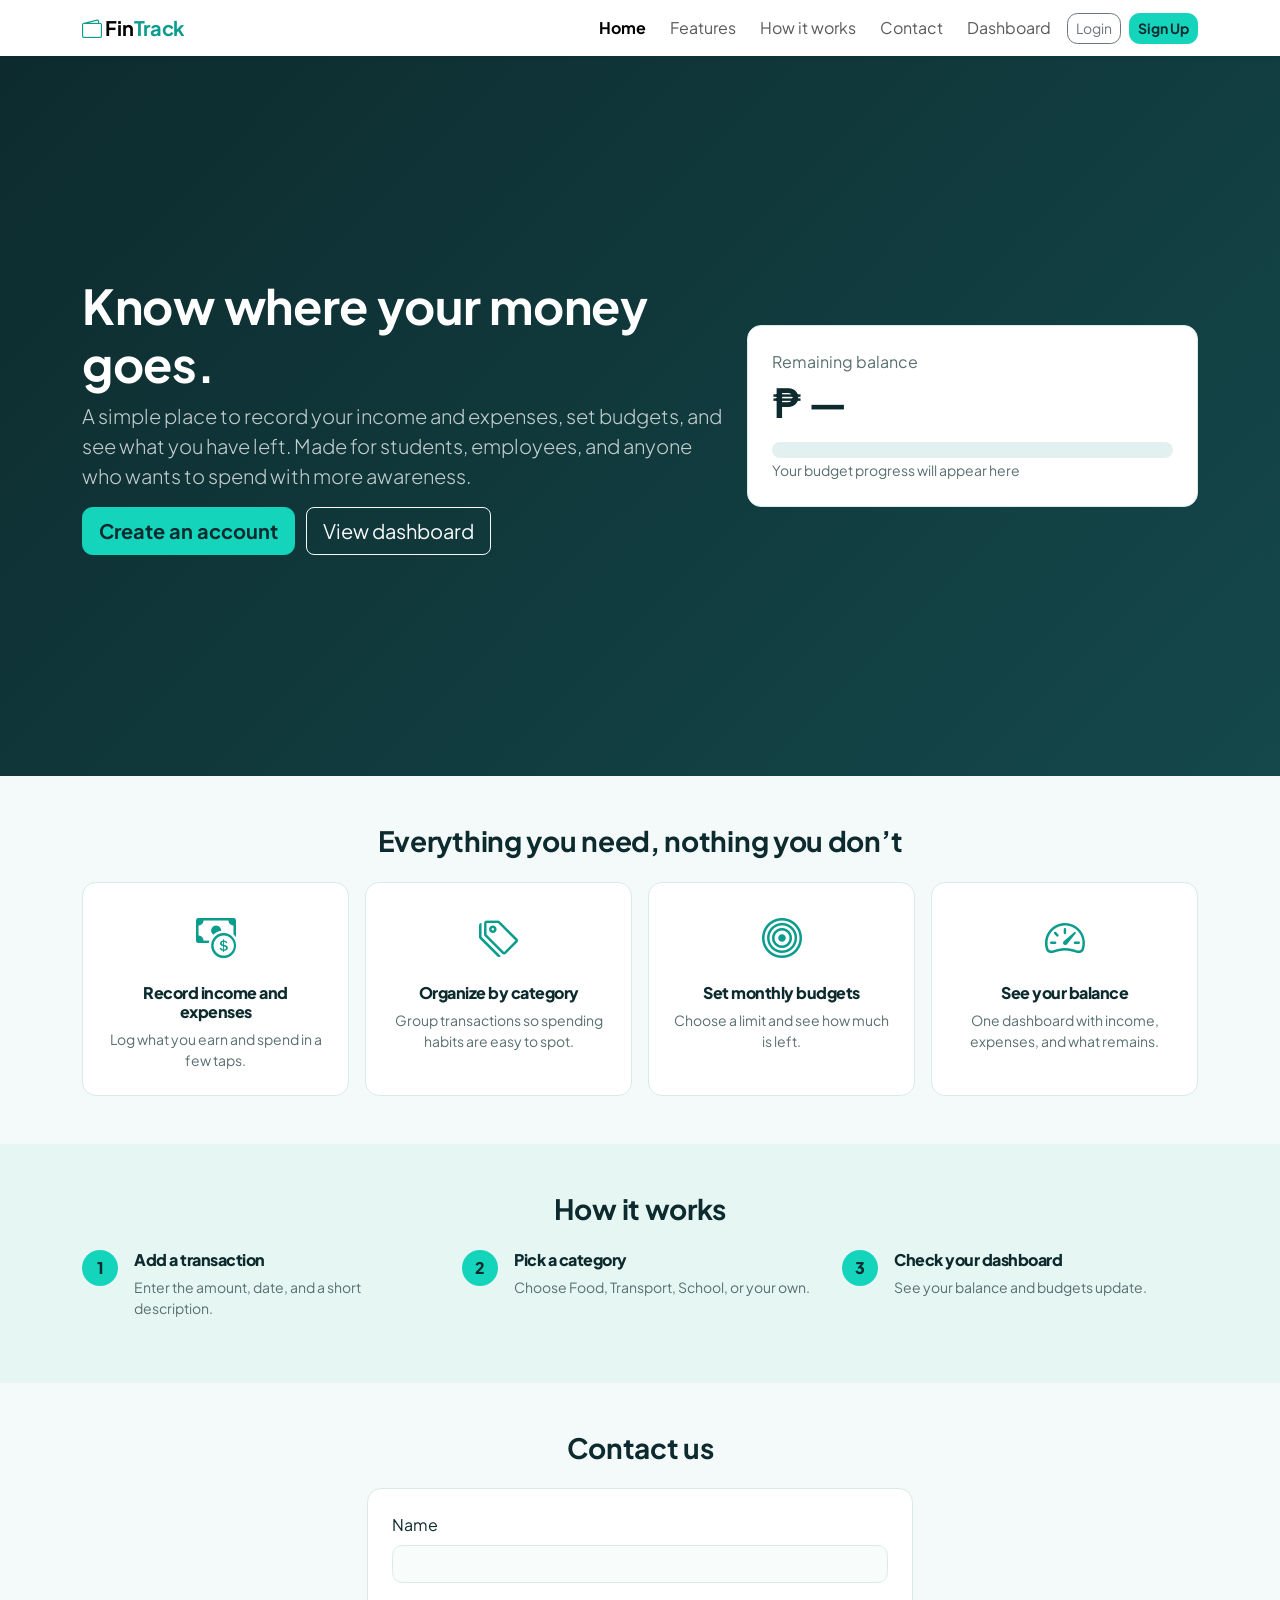
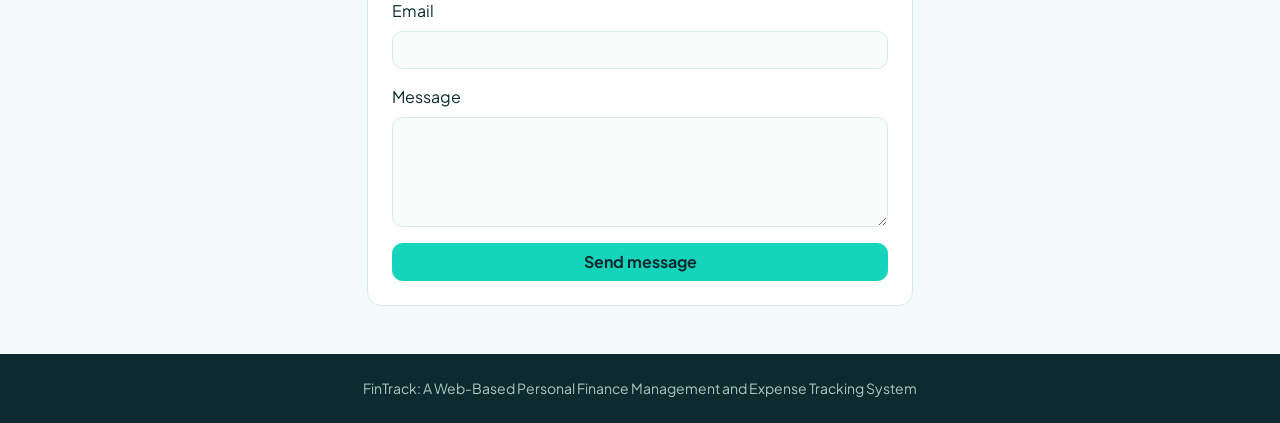
<file: FinTrack/FinTrack/index.html>
﻿<!DOCTYPE html>
<html lang="en">
<head>
  <meta charset="UTF-8">
  <meta name="viewport" content="width=device-width, initial-scale=1">
  <title>FinTrack | Home</title>
  <link rel="icon" type="image/svg+xml" href="assets/images/favicon.svg">
  <link href="assets/css/bootstrap.min.css" rel="stylesheet">
  <link href="assets/css/bootstrap-icons.min.css" rel="stylesheet">
  <link href="assets/css/style.css" rel="stylesheet">
</head>
<body>

  <!-- Navbar -->
  <nav class="navbar navbar-expand-lg bg-white shadow-sm sticky-top">
    <div class="container">
      <a class="navbar-brand fw-bold" href="index.html"><i class="bi bi-wallet2"></i> Fin<span class="text-brand">Track</span></a>
      <button class="navbar-toggler" type="button" data-bs-toggle="collapse" data-bs-target="#mainNav" aria-controls="mainNav" aria-expanded="false" aria-label="Toggle menu">
        <span class="navbar-toggler-icon"></span>
      </button>
      <div class="collapse navbar-collapse" id="mainNav">
        <ul class="navbar-nav ms-auto align-items-lg-center gap-lg-2">
          <li class="nav-item"><a class="nav-link active" href="index.html">Home</a></li>
          <li class="nav-item"><a class="nav-link" href="#features">Features</a></li>
          <li class="nav-item"><a class="nav-link" href="#how">How it works</a></li>
          <li class="nav-item"><a class="nav-link" href="#contact">Contact</a></li>
          <li class="nav-item"><a class="nav-link" href="pages/dashboard.html">Dashboard</a></li>
          <li class="nav-item"><a class="btn btn-outline-secondary btn-sm" href="pages/login.html">Login</a></li>
          <li class="nav-item"><a class="btn btn-brand btn-sm" href="pages/signup.html">Sign Up</a></li>
        </ul>
      </div>
    </div>
  </nav>

  <!-- Hero -->
  <header class="hero py-5">
    <div class="container py-lg-4">
      <div class="row align-items-center g-4">
        <div class="col-lg-7">
          <h1 class="display-5 fw-bold">Know where your money goes.</h1>
          <p class="lead opacity-75">A simple place to record your income and expenses, set budgets, and see what you have left. Made for students, employees, and anyone who wants to spend with more awareness.</p>
          <a href="pages/signup.html" class="btn btn-brand btn-lg me-2">Create an account</a>
          <a href="pages/dashboard.html" class="btn btn-outline-light btn-lg">View dashboard</a>
        </div>
        <div class="col-lg-5">
          <div class="card">
            <div class="card-body p-4">
              <p class="text-muted mb-1">Remaining balance</p>
              <p class="display-6 fw-bold mb-3">₱ —</p>
              <div class="progress" role="progressbar" aria-label="Budget used"><div class="progress-bar" style="width:0%"></div></div>
              <small class="text-muted">Your budget progress will appear here</small>
            </div>
          </div>
        </div>
      </div>
    </div>
  </header>

  <!-- Features -->
  <section id="features" class="container py-5">
    <h2 class="h3 fw-bold text-center mb-4">Everything you need, nothing you don’t</h2>
    <div class="row g-3">
      <div class="col-sm-6 col-lg-3">
        <div class="card h-100 text-center">
          <div class="card-body p-4">
            <i class="bi bi-cash-coin fs-1 text-brand"></i>
            <h3 class="h6 fw-bold mt-3">Record income and expenses</h3>
            <p class="text-muted small mb-0">Log what you earn and spend in a few taps.</p>
          </div>
        </div>
      </div>
      <div class="col-sm-6 col-lg-3">
        <div class="card h-100 text-center">
          <div class="card-body p-4">
            <i class="bi bi-tags fs-1 text-brand"></i>
            <h3 class="h6 fw-bold mt-3">Organize by category</h3>
            <p class="text-muted small mb-0">Group transactions so spending habits are easy to spot.</p>
          </div>
        </div>
      </div>
      <div class="col-sm-6 col-lg-3">
        <div class="card h-100 text-center">
          <div class="card-body p-4">
            <i class="bi bi-bullseye fs-1 text-brand"></i>
            <h3 class="h6 fw-bold mt-3">Set monthly budgets</h3>
            <p class="text-muted small mb-0">Choose a limit and see how much is left.</p>
          </div>
        </div>
      </div>
      <div class="col-sm-6 col-lg-3">
        <div class="card h-100 text-center">
          <div class="card-body p-4">
            <i class="bi bi-speedometer2 fs-1 text-brand"></i>
            <h3 class="h6 fw-bold mt-3">See your balance</h3>
            <p class="text-muted small mb-0">One dashboard with income, expenses, and what remains.</p>
          </div>
        </div>
      </div>
    </div>
  </section>

  <!-- How it works -->
  <section id="how" class="bg-light py-5">
    <div class="container">
      <h2 class="h3 fw-bold text-center mb-4">How it works</h2>
      <div class="row g-4">
        <div class="col-md-4">
          <div class="d-flex gap-3">
            <span class="step-no">1</span>
            <div>
              <h3 class="h6 fw-bold">Add a transaction</h3>
              <p class="text-muted small">Enter the amount, date, and a short description.</p>
            </div>
          </div>
        </div>
        <div class="col-md-4">
          <div class="d-flex gap-3">
            <span class="step-no">2</span>
            <div>
              <h3 class="h6 fw-bold">Pick a category</h3>
              <p class="text-muted small">Choose Food, Transport, School, or your own.</p>
            </div>
          </div>
        </div>
        <div class="col-md-4">
          <div class="d-flex gap-3">
            <span class="step-no">3</span>
            <div>
              <h3 class="h6 fw-bold">Check your dashboard</h3>
              <p class="text-muted small">See your balance and budgets update.</p>
            </div>
          </div>
        </div>
      </div>
    </div>
  </section>

  <!-- Contact -->
  <section id="contact" class="container py-5">
    <div class="row justify-content-center">
      <div class="col-lg-6">
        <h2 class="h3 fw-bold text-center mb-4">Contact us</h2>
        <div class="card">
          <div class="card-body p-4">
            <form>
              <div class="mb-3"><label class="form-label" for="cn">Name</label><input type="text" class="form-control" id="cn"></div>
              <div class="mb-3"><label class="form-label" for="ce">Email</label><input type="email" class="form-control" id="ce"></div>
              <div class="mb-3"><label class="form-label" for="cm">Message</label><textarea class="form-control" id="cm" rows="4"></textarea></div>
              <button type="button" class="btn btn-brand w-100">Send message</button>
            </form>
          </div>
        </div>
      </div>
    </div>
  </section>

  <!-- Footer -->
  <footer class="text-center text-muted small py-4">FinTrack: A Web-Based Personal Finance Management and Expense Tracking System</footer>
  <script src="assets/js/bootstrap.bundle.min.js"></script>
</body>
</html>
</file>
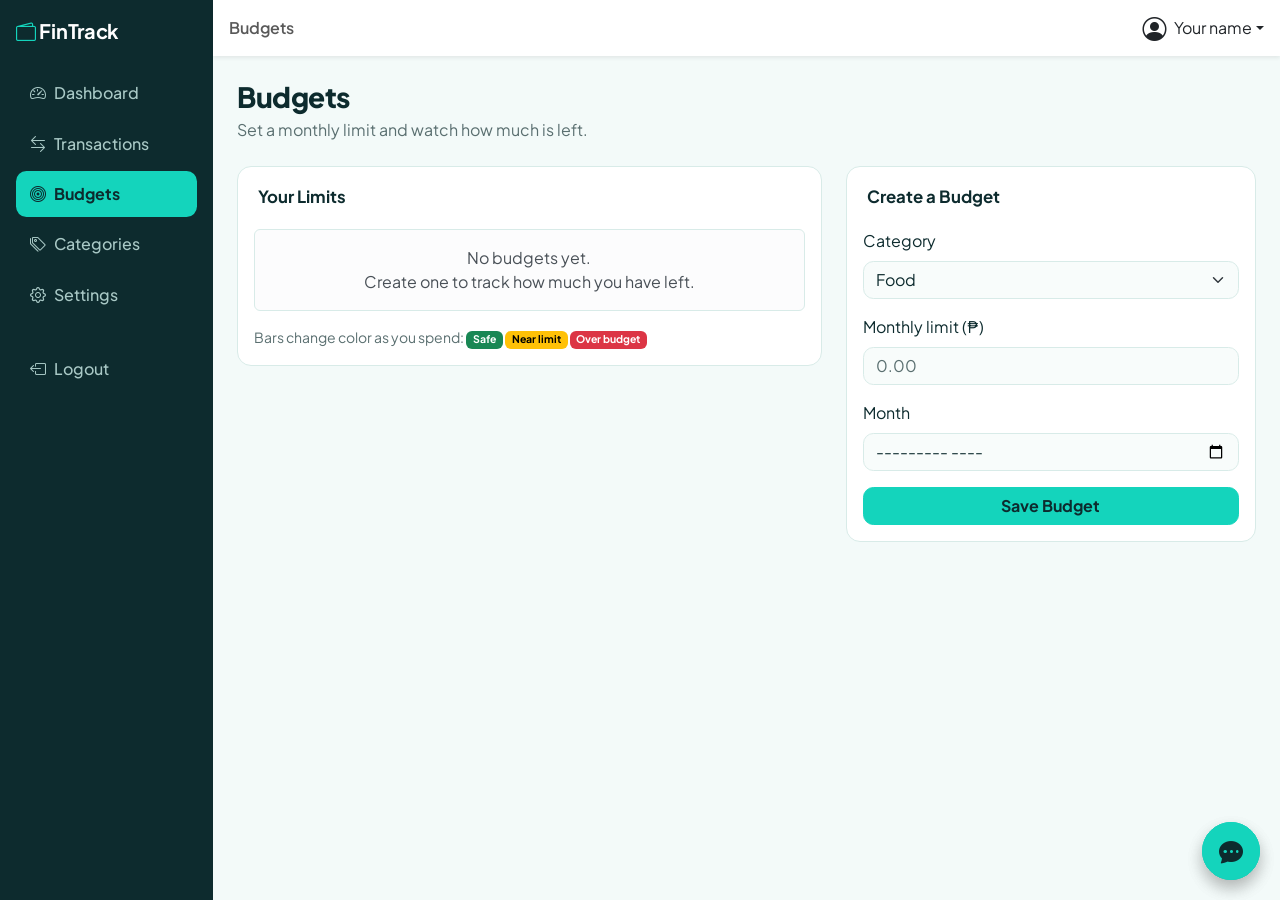
<file: FinTrack/FinTrack/pages/budgets.html>
<!DOCTYPE html>
<html lang="en">
<head>
  <meta charset="UTF-8">
  <meta name="viewport" content="width=device-width, initial-scale=1">
  <title>FinTrack | Budgets</title>
  <link rel="icon" type="image/svg+xml" href="../assets/images/favicon.svg">
  <link href="../assets/css/bootstrap.min.css" rel="stylesheet">
  <link href="../assets/css/bootstrap-icons.min.css" rel="stylesheet">
  <link href="../assets/css/style.css" rel="stylesheet">
</head>
<body>
  <div class="container-fluid">
    <div class="row">

        <!-- Sidebar (desktop) -->
        <aside class="col-lg-2 d-none d-lg-block sidebar p-3">
        <a href="../index.html" class="text-white text-decoration-none fw-bold fs-5 d-block mb-4"><i class="bi bi-wallet2"></i> FinTrack</a>
        <ul class="nav nav-pills flex-column gap-1">
          <li class="nav-item"><a href="dashboard.html" class="nav-link"><i class="bi bi-speedometer2 me-2"></i>Dashboard</a></li>
          <li class="nav-item"><a href="transactions.html" class="nav-link"><i class="bi bi-arrow-left-right me-2"></i>Transactions</a></li>
          <li class="nav-item"><a href="budgets.html" class="nav-link active"><i class="bi bi-bullseye me-2"></i>Budgets</a></li>
          <li class="nav-item"><a href="categories.html" class="nav-link"><i class="bi bi-tags me-2"></i>Categories</a></li>
          <li class="nav-item"><a href="#" class="nav-link"><i class="bi bi-gear me-2"></i>Settings</a></li>
          <li class="nav-item mt-4"><a href="../index.html" class="nav-link"><i class="bi bi-box-arrow-left me-2"></i>Logout</a></li>
        </ul>
      </aside>

      <!-- Main -->
      <main class="col-lg-10 p-0">
        <!-- Top bar -->
        <nav class="navbar bg-white shadow-sm px-3">
          <button class="btn btn-outline-secondary d-lg-none" type="button" data-bs-toggle="offcanvas" data-bs-target="#mobileMenu" aria-label="Open menu"><i class="bi bi-list"></i></button>
          <span class="navbar-text fw-semibold d-none d-sm-inline">Budgets</span>
          <div class="dropdown ms-auto">
            <a href="#" class="d-flex align-items-center text-decoration-none text-dark dropdown-toggle" data-bs-toggle="dropdown" aria-expanded="false">
              <i class="bi bi-person-circle fs-4 me-2"></i>
              <span>Your name</span>
            </a>
            <ul class="dropdown-menu dropdown-menu-end">
              <li><a class="dropdown-item" href="#">Profile</a></li>
              <li><a class="dropdown-item" href="#">Settings</a></li>
              <li><hr class="dropdown-divider"></li>
              <li><a class="dropdown-item" href="../index.html">Logout</a></li>
            </ul>
          </div>
        </nav>

        <div class="p-4">
          <h3 class="fw-bold mb-1">Budgets</h3>
          <p class="text-muted mb-4">Set a monthly limit and watch how much is left.</p>
          <div class="row g-4">
            <div class="col-xl-7"><div class="card border-0 shadow-sm "><div class="card-header bg-white fw-semibold">Your Limits</div><div class="card-body"><div class="alert alert-light border text-center" role="alert">No budgets yet.<br>Create one to track how much you have left.</div><p class="small text-muted mb-0">Bars change color as you spend: <span class="badge text-bg-success">Safe</span> <span class="badge text-bg-warning">Near limit</span> <span class="badge text-bg-danger">Over budget</span></p></div></div></div>
            <div class="col-xl-5"><div class="card border-0 shadow-sm "><div class="card-header bg-white fw-semibold">Create a Budget</div><div class="card-body"><form>
                <div class="mb-3"><label for="bcat" class="form-label">Category</label><select class="form-select" id="bcat"><option>Food</option><option>Transport</option><option>School</option><option>Leisure</option></select></div>
                <div class="mb-3"><label for="limit" class="form-label">Monthly limit (₱)</label><input type="number" class="form-control" id="limit" placeholder="0.00"></div>
                <div class="mb-3"><label for="month" class="form-label">Month</label><input type="month" class="form-control" id="month"></div>
                <button type="button" class="btn btn-brand w-100">Save Budget</button>
              </form></div></div></div>
          </div>
        </div>
      </main>
    </div>
  </div>

  <!-- Mobile sidebar -->
  <div class="offcanvas offcanvas-start text-bg-dark" tabindex="-1" id="mobileMenu" aria-labelledby="mobileMenuLabel">
    <div class="offcanvas-header">
      <h5 class="offcanvas-title" id="mobileMenuLabel"><i class="bi bi-wallet2"></i> FinTrack</h5>
      <button type="button" class="btn-close btn-close-white" data-bs-dismiss="offcanvas" aria-label="Close"></button>
    </div>
    <div class="offcanvas-body">
      <ul class="nav flex-column">
        <li class="nav-item"><a href="dashboard.html" class="nav-link text-white">Dashboard</a></li>
        <li class="nav-item"><a href="transactions.html" class="nav-link text-white">Transactions</a></li>
        <li class="nav-item"><a href="budgets.html" class="nav-link text-white">Budgets</a></li><li class="nav-item"><a href="categories.html" class="nav-link text-white">Categories</a></li>
        <li class="nav-item"><a href="#" class="nav-link text-white">Settings</a></li>
        <li class="nav-item"><a href="../index.html" class="nav-link text-white">Logout</a></li>
      </ul>
    </div>
  </div>
  <!-- Chatbot button -->
  <button class="chat-fab btn btn-brand rounded-circle shadow" type="button" data-bs-toggle="offcanvas" data-bs-target="#chatbot" aria-controls="chatbot" aria-label="Open FinBot assistant">
    <i class="bi bi-chat-dots-fill fs-4"></i>
  </button>

  <!-- Chatbot panel -->
  <div class="offcanvas offcanvas-end chat-panel" tabindex="-1" id="chatbot" aria-labelledby="chatbotLabel">
    <div class="offcanvas-header text-bg-dark">
      <div class="d-flex align-items-center gap-2">
        <span class="bot-avatar"><i class="bi bi-robot"></i></span>
        <div>
          <h5 class="offcanvas-title mb-0" id="chatbotLabel">FinBot</h5>
          <small class="opacity-75">Your finance assistant</small>
        </div>
      </div>
      <button type="button" class="btn-close btn-close-white" data-bs-dismiss="offcanvas" aria-label="Close"></button>
    </div>

    <div class="offcanvas-body chat-body">
      <div class="bubble bubble-bot">Hi! I’m FinBot. I can help you add transactions, check your budgets, and understand your spending.</div>
      <div class="bubble bubble-bot">What would you like to do?</div>
      <div class="d-flex flex-wrap gap-2">
        <button type="button" class="btn btn-sm btn-outline-secondary rounded-pill">Add an expense</button>
        <button type="button" class="btn btn-sm btn-outline-secondary rounded-pill">How much did I spend this month?</button>
        <button type="button" class="btn btn-sm btn-outline-secondary rounded-pill">Am I over budget?</button>
        <button type="button" class="btn btn-sm btn-outline-secondary rounded-pill">Saving tips</button>
      </div>
    </div>

    <div class="p-3 border-top bg-white">
      <div class="input-group">
        <button class="btn btn-outline-secondary" type="button" aria-label="Speak your message"><i class="bi bi-mic-fill"></i></button>
        <input type="text" class="form-control" placeholder="Type a message…" aria-label="Message">
        <button class="btn btn-brand" type="button" aria-label="Send"><i class="bi bi-send-fill"></i></button>
      </div>
    </div>
  </div>
  
    <!-- Chatbot button -->
  <button class="chat-fab btn btn-brand rounded-circle shadow" type="button" data-bs-toggle="offcanvas" data-bs-target="#chatbot" aria-controls="chatbot" aria-label="Open FinBot assistant">
    <i class="bi bi-chat-dots-fill fs-4"></i>
  </button>

  <!-- Chatbot panel -->
  <div class="offcanvas offcanvas-end chat-panel" tabindex="-1" id="chatbot" aria-labelledby="chatbotLabel">
    <div class="offcanvas-header text-bg-dark">
      <div class="d-flex align-items-center gap-2">
        <span class="bot-avatar"><i class="bi bi-robot"></i></span>
        <div>
          <h5 class="offcanvas-title mb-0" id="chatbotLabel">FinBot</h5>
          <small class="opacity-75">Your finance assistant</small>
        </div>
      </div>
      <button type="button" class="btn-close btn-close-white" data-bs-dismiss="offcanvas" aria-label="Close"></button>
    </div>
    <div class="offcanvas-body chat-body">
      <div class="bubble bubble-bot">Hi! I’m FinBot. I can help you add transactions, check your budgets, and understand your spending.</div>
      <div class="bubble bubble-bot">What would you like to do?</div>
      <div class="d-flex flex-wrap gap-2">
        <button type="button" class="btn btn-sm btn-outline-secondary rounded-pill">Add an expense</button>
        <button type="button" class="btn btn-sm btn-outline-secondary rounded-pill">How much did I spend this month?</button>
        <button type="button" class="btn btn-sm btn-outline-secondary rounded-pill">Am I over budget?</button>
        <button type="button" class="btn btn-sm btn-outline-secondary rounded-pill">Saving tips</button>
      </div>
    </div>
    <div class="p-3 border-top bg-white">
      <div class="input-group">
        <button class="btn btn-outline-secondary" type="button" aria-label="Speak your message"><i class="bi bi-mic-fill"></i></button>
        <input type="text" class="form-control" placeholder="Type a message…" aria-label="Message">
        <button class="btn btn-brand" type="button" aria-label="Send"><i class="bi bi-send-fill"></i></button>
      </div>
    </div>
  </div>

  <script src="../assets/js/bootstrap.bundle.min.js"></script>
</body>
</html>
</file>
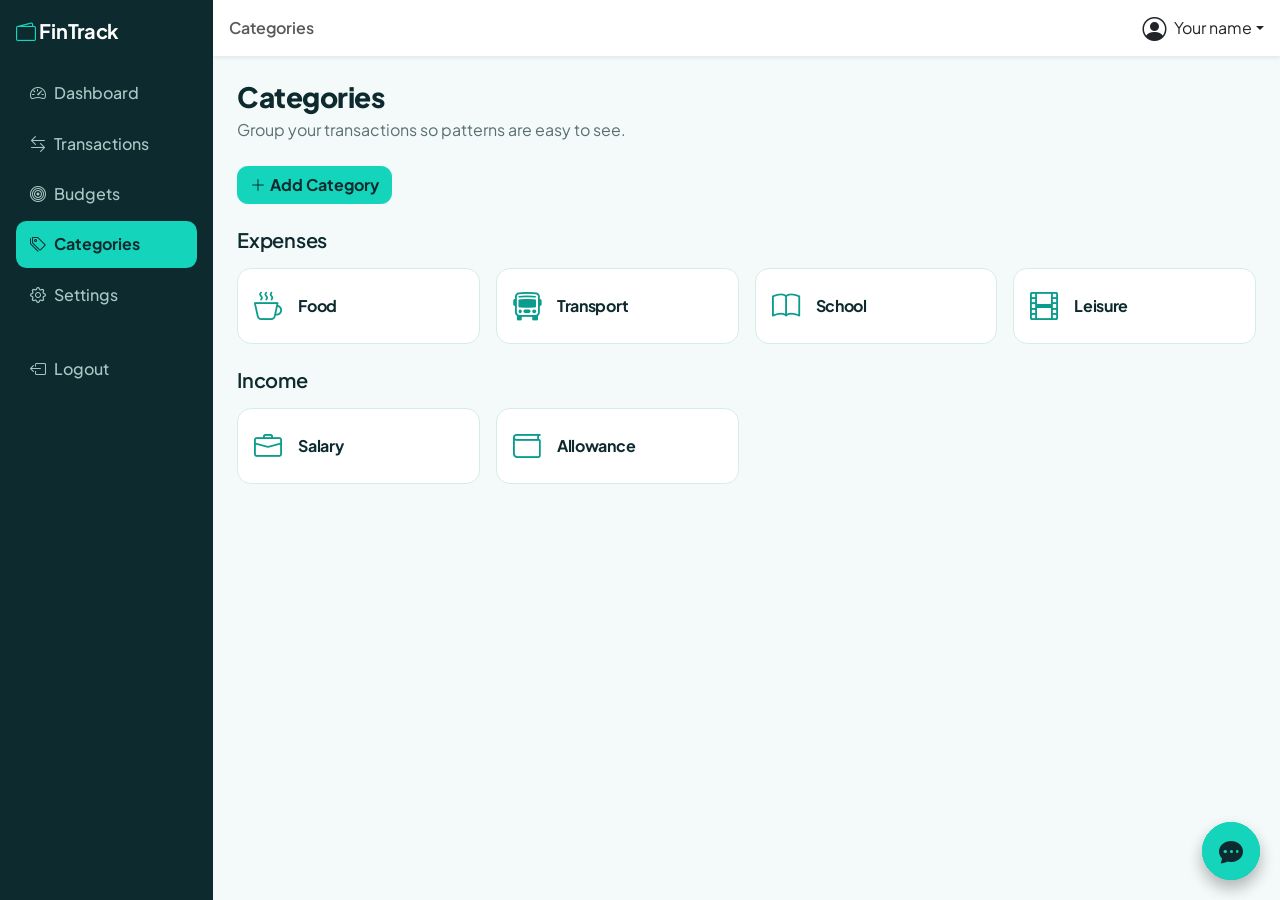
<file: FinTrack/FinTrack/pages/categories.html>
<!DOCTYPE html>
<html lang="en">
<head>
  <meta charset="UTF-8">
  <meta name="viewport" content="width=device-width, initial-scale=1">
  <title>FinTrack | Categories</title>
  <link rel="icon" type="image/svg+xml" href="../assets/images/favicon.svg">
  <link href="../assets/css/bootstrap.min.css" rel="stylesheet">
  <link href="../assets/css/bootstrap-icons.min.css" rel="stylesheet">
  <link href="../assets/css/style.css" rel="stylesheet">
</head>
<body>
  <div class="container-fluid">
    <div class="row">

        <!-- Sidebar (desktop) -->
        <aside class="col-lg-2 d-none d-lg-block sidebar p-3">
        <a href="../index.html" class="text-white text-decoration-none fw-bold fs-5 d-block mb-4"><i class="bi bi-wallet2"></i> FinTrack</a>
        <ul class="nav nav-pills flex-column gap-1">
          <li class="nav-item"><a href="dashboard.html" class="nav-link"><i class="bi bi-speedometer2 me-2"></i>Dashboard</a></li>
          <li class="nav-item"><a href="transactions.html" class="nav-link"><i class="bi bi-arrow-left-right me-2"></i>Transactions</a></li>
          <li class="nav-item"><a href="budgets.html" class="nav-link"><i class="bi bi-bullseye me-2"></i>Budgets</a></li>
          <li class="nav-item"><a href="categories.html" class="nav-link active"><i class="bi bi-tags me-2"></i>Categories</a></li>
          <li class="nav-item"><a href="#" class="nav-link"><i class="bi bi-gear me-2"></i>Settings</a></li>
          <li class="nav-item mt-4"><a href="../index.html" class="nav-link"><i class="bi bi-box-arrow-left me-2"></i>Logout</a></li>
        </ul>
      </aside>

      <!-- Main -->
      <main class="col-lg-10 p-0">
        <!-- Top bar -->
        <nav class="navbar bg-white shadow-sm px-3">
          <button class="btn btn-outline-secondary d-lg-none" type="button" data-bs-toggle="offcanvas" data-bs-target="#mobileMenu" aria-label="Open menu"><i class="bi bi-list"></i></button>
          <span class="navbar-text fw-semibold d-none d-sm-inline">Categories</span>
          <div class="dropdown ms-auto">
            <a href="#" class="d-flex align-items-center text-decoration-none text-dark dropdown-toggle" data-bs-toggle="dropdown" aria-expanded="false">
              <i class="bi bi-person-circle fs-4 me-2"></i>
              <span>Your name</span>
            </a>
            <ul class="dropdown-menu dropdown-menu-end">
              <li><a class="dropdown-item" href="#">Profile</a></li>
              <li><a class="dropdown-item" href="#">Settings</a></li>
              <li><hr class="dropdown-divider"></li>
              <li><a class="dropdown-item" href="../index.html">Logout</a></li>
            </ul>
          </div>
        </nav>

        <div class="p-4">
          <h3 class="fw-bold mb-1">Categories</h3>
          <p class="text-muted mb-4">Group your transactions so patterns are easy to see.</p>
          <button type="button" class="btn btn-brand mb-4" data-bs-toggle="modal" data-bs-target="#newCat"><i class="bi bi-plus-lg me-1"></i>Add Category</button>
          <h5 class="fw-semibold mb-3">Expenses</h5>
          <div class="row g-3 mb-4">
            <div class="col-6 col-md-4 col-xl-3">
                <div class="card border-0 shadow-sm">
                    <div class="card-body d-flex align-items-center gap-3"><i class="bi bi-cup-hot fs-3 text-brand"></i><span class="fw-bold">Food</span></div>
                </div>
            </div>
        <div class="col-6 col-md-4 col-xl-3">
            <div class="card border-0 shadow-sm">
                <div class="card-body d-flex align-items-center gap-3"><i class="bi bi-bus-front fs-3 text-brand"></i><span class="fw-bold">Transport</span></div>
            </div>
        </div>
        <div class="col-6 col-md-4 col-xl-3">
            <div class="card border-0 shadow-sm">
                <div class="card-body d-flex align-items-center gap-3"><i class="bi bi-book fs-3 text-brand"></i><span class="fw-bold">School</span></div>
            </div>
        </div>
        <div class="col-6 col-md-4 col-xl-3">
            <div class="card border-0 shadow-sm">
                <div class="card-body d-flex align-items-center gap-3"><i class="bi bi-film fs-3 text-brand"></i><span class="fw-bold">Leisure</span></div>
            </div>
        </div>
    </div>
          <h5 class="fw-semibold mb-3">Income</h5>
        <div class="row g-3">
            <div class="col-6 col-md-4 col-xl-3">
                <div class="card border-0 shadow-sm">
                    <div class="card-body d-flex align-items-center gap-3"><i class="bi bi-briefcase fs-3 text-brand"></i><span class="fw-bold">Salary</span></div>
                </div>
            </div>
            <div class="col-6 col-md-4 col-xl-3">
                <div class="card border-0 shadow-sm">
                    <div class="card-body d-flex align-items-center gap-3"><i class="bi bi-wallet fs-3 text-brand"></i><span class="fw-bold">Allowance</span></div>
                </div>
            </div>
        </div>

         <!-- Modal -->
         <div class="modal fade" id="newCat" tabindex="-1" aria-labelledby="newCatLabel" aria-hidden="true"><div class="modal-dialog modal-dialog-centered"><div class="modal-content">
            <div class="modal-header"><h5 class="modal-title" id="newCatLabel">New category</h5><button type="button" class="btn-close" data-bs-dismiss="modal" aria-label="Close"></button></div>
            <div class="modal-body">
                <div class="mb-3"><label for="cname" class="form-label">Name</label><input type="text" class="form-control" id="cname" placeholder="e.g. Health"></div>
              <div><label for="ctype" class="form-label">Type</label><select class="form-select" id="ctype"><option>Expense</option><option>Income</option></select></div>
            </div>
            <div class="modal-footer"><button type="button" class="btn btn-outline-secondary" data-bs-dismiss="modal">Cancel</button><button type="button" class="btn btn-brand">Save Category</button></div>
          </div></div></div>
        </div>
      </main>
    </div>
  </div>

  <!-- Mobile sidebar -->
  <div class="offcanvas offcanvas-start text-bg-dark" tabindex="-1" id="mobileMenu" aria-labelledby="mobileMenuLabel">
    <div class="offcanvas-header">
      <h5 class="offcanvas-title" id="mobileMenuLabel"><i class="bi bi-wallet2"></i> FinTrack</h5>
      <button type="button" class="btn-close btn-close-white" data-bs-dismiss="offcanvas" aria-label="Close"></button>
    </div>
    <div class="offcanvas-body">
      <ul class="nav flex-column">
        <li class="nav-item"><a href="dashboard.html" class="nav-link text-white">Dashboard</a></li>
        <li class="nav-item"><a href="transactions.html" class="nav-link text-white">Transactions</a></li>
        <li class="nav-item"><a href="budgets.html" class="nav-link text-white">Budgets</a></li><li class="nav-item"><a href="categories.html" class="nav-link text-white">Categories</a></li>
        <li class="nav-item"><a href="#" class="nav-link text-white">Settings</a></li>
        <li class="nav-item"><a href="../index.html" class="nav-link text-white">Logout</a></li>
      </ul>
    </div>
  </div>
  <!-- Chatbot button -->
  <button class="chat-fab btn btn-brand rounded-circle shadow" type="button" data-bs-toggle="offcanvas" data-bs-target="#chatbot" aria-controls="chatbot" aria-label="Open FinBot assistant">
    <i class="bi bi-chat-dots-fill fs-4"></i>
  </button>

  <!-- Chatbot panel -->
  <div class="offcanvas offcanvas-end chat-panel" tabindex="-1" id="chatbot" aria-labelledby="chatbotLabel">
    <div class="offcanvas-header text-bg-dark">
      <div class="d-flex align-items-center gap-2">
        <span class="bot-avatar"><i class="bi bi-robot"></i></span>
        <div>
          <h5 class="offcanvas-title mb-0" id="chatbotLabel">FinBot</h5>
          <small class="opacity-75">Your finance assistant</small>
        </div>
      </div>
      <button type="button" class="btn-close btn-close-white" data-bs-dismiss="offcanvas" aria-label="Close"></button>
    </div>

    <div class="offcanvas-body chat-body">
      <div class="bubble bubble-bot">Hi! I’m FinBot. I can help you add transactions, check your budgets, and understand your spending.</div>
      <div class="bubble bubble-bot">What would you like to do?</div>
      <div class="d-flex flex-wrap gap-2">
        <button type="button" class="btn btn-sm btn-outline-secondary rounded-pill">Add an expense</button>
        <button type="button" class="btn btn-sm btn-outline-secondary rounded-pill">How much did I spend this month?</button>
        <button type="button" class="btn btn-sm btn-outline-secondary rounded-pill">Am I over budget?</button>
        <button type="button" class="btn btn-sm btn-outline-secondary rounded-pill">Saving tips</button>
      </div>
    </div>

    <div class="p-3 border-top bg-white">
      <div class="input-group">
        <button class="btn btn-outline-secondary" type="button" aria-label="Speak your message"><i class="bi bi-mic-fill"></i></button>
        <input type="text" class="form-control" placeholder="Type a message…" aria-label="Message">
        <button class="btn btn-brand" type="button" aria-label="Send"><i class="bi bi-send-fill"></i></button>
      </div>
    </div>
  </div>

    <!-- Chatbot button -->
  <button class="chat-fab btn btn-brand rounded-circle shadow" type="button" data-bs-toggle="offcanvas" data-bs-target="#chatbot" aria-controls="chatbot" aria-label="Open FinBot assistant">
    <i class="bi bi-chat-dots-fill fs-4"></i>
  </button>

  <!-- Chatbot panel -->
  <div class="offcanvas offcanvas-end chat-panel" tabindex="-1" id="chatbot" aria-labelledby="chatbotLabel">
    <div class="offcanvas-header text-bg-dark">
      <div class="d-flex align-items-center gap-2">
        <span class="bot-avatar"><i class="bi bi-robot"></i></span>
        <div>
          <h5 class="offcanvas-title mb-0" id="chatbotLabel">FinBot</h5>
          <small class="opacity-75">Your finance assistant</small>
        </div>
      </div>
      <button type="button" class="btn-close btn-close-white" data-bs-dismiss="offcanvas" aria-label="Close"></button>
    </div>
    <div class="offcanvas-body chat-body">
      <div class="bubble bubble-bot">Hi! I’m FinBot. I can help you add transactions, check your budgets, and understand your spending.</div>
      <div class="bubble bubble-bot">What would you like to do?</div>
      <div class="d-flex flex-wrap gap-2">
        <button type="button" class="btn btn-sm btn-outline-secondary rounded-pill">Add an expense</button>
        <button type="button" class="btn btn-sm btn-outline-secondary rounded-pill">How much did I spend this month?</button>
        <button type="button" class="btn btn-sm btn-outline-secondary rounded-pill">Am I over budget?</button>
        <button type="button" class="btn btn-sm btn-outline-secondary rounded-pill">Saving tips</button>
      </div>
    </div>
    <div class="p-3 border-top bg-white">
      <div class="input-group">
        <button class="btn btn-outline-secondary" type="button" aria-label="Speak your message"><i class="bi bi-mic-fill"></i></button>
        <input type="text" class="form-control" placeholder="Type a message…" aria-label="Message">
        <button class="btn btn-brand" type="button" aria-label="Send"><i class="bi bi-send-fill"></i></button>
      </div>
    </div>
  </div>
  
  <script src="../assets/js/bootstrap.bundle.min.js"></script>
</body>
</html>
</file>
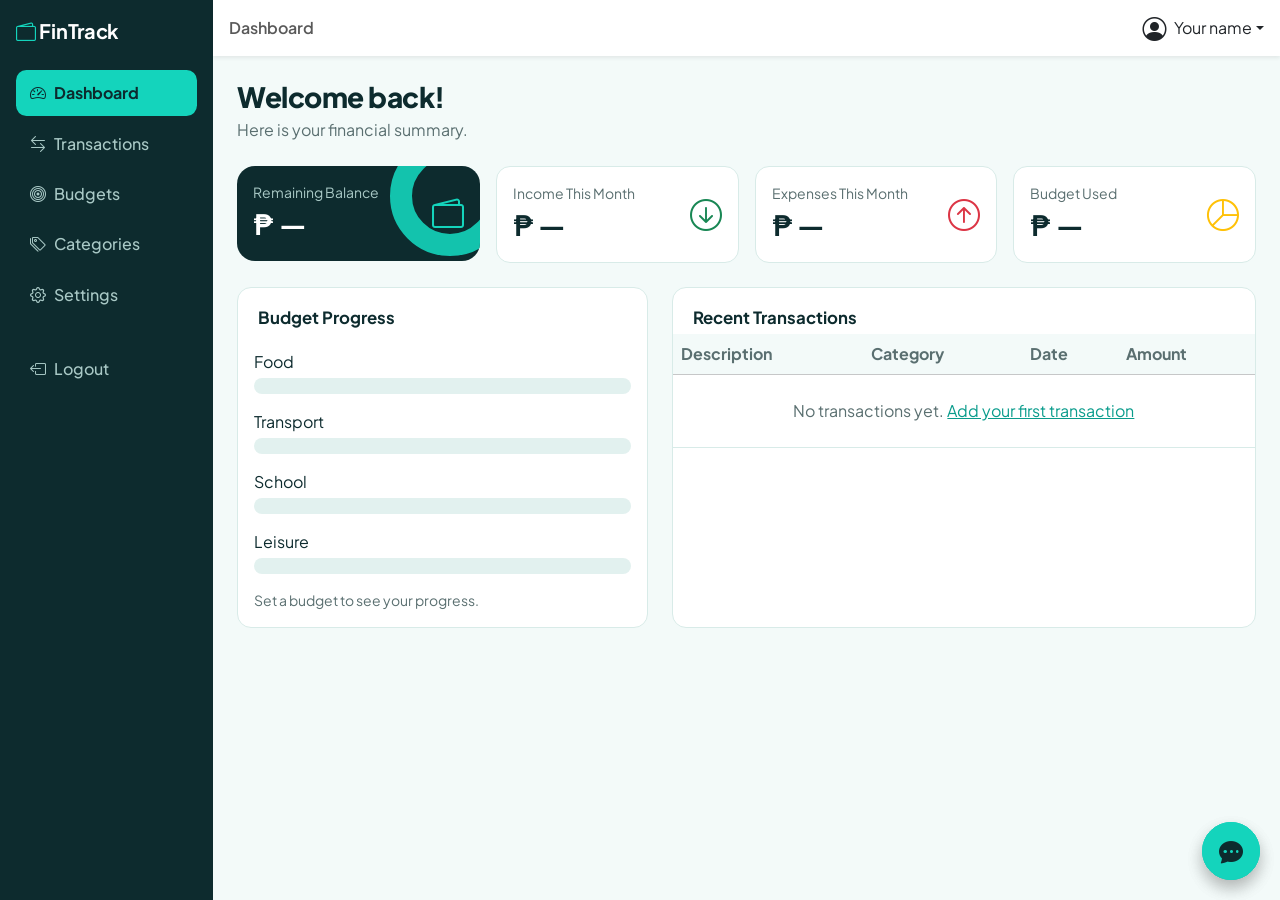
<file: FinTrack/FinTrack/pages/dashboard.html>
﻿<!DOCTYPE html>
<html lang="en">
<head>
  <meta charset="UTF-8">
  <meta name="viewport" content="width=device-width, initial-scale=1">
  <title>FinTrack | Dashboard</title>
  <link href="../assets/css/bootstrap.min.css" rel="stylesheet">
  <link href="../assets/css/bootstrap-icons.min.css" rel="stylesheet">
  <link href="../assets/css/style.css" rel="stylesheet">
</head>
<body>
  <div class="container-fluid">
    <div class="row">

      <!-- Sidebar (desktop) -->
      <aside class="col-lg-2 d-none d-lg-block sidebar p-3">
        <a href="../index.html" class="text-white text-decoration-none fw-bold fs-5 d-block mb-4"><i class="bi bi-wallet2"></i> FinTrack</a>
        <ul class="nav nav-pills flex-column gap-1">
          <li class="nav-item"><a href="dashboard.html" class="nav-link active"><i class="bi bi-speedometer2 me-2"></i>Dashboard</a></li>
          <li class="nav-item"><a href="transactions.html" class="nav-link"><i class="bi bi-arrow-left-right me-2"></i>Transactions</a></li>
          <li class="nav-item"><a href="budgets.html" class="nav-link"><i class="bi bi-bullseye me-2"></i>Budgets</a></li>
          <li class="nav-item"><a href="categories.html" class="nav-link"><i class="bi bi-tags me-2"></i>Categories</a></li>
          <li class="nav-item"><a href="#" class="nav-link"><i class="bi bi-gear me-2"></i>Settings</a></li>
          <li class="nav-item mt-4"><a href="../index.html" class="nav-link"><i class="bi bi-box-arrow-left me-2"></i>Logout</a></li>
        </ul>
      </aside>

      <!-- Main -->
      <main class="col-lg-10 p-0">
        <!-- Top bar -->
        <nav class="navbar bg-white shadow-sm px-3">
          <button class="btn btn-outline-secondary d-lg-none" type="button" data-bs-toggle="offcanvas" data-bs-target="#mobileMenu" aria-label="Open menu"><i class="bi bi-list"></i></button>
          <span class="navbar-text fw-semibold d-none d-sm-inline">Dashboard</span>
           <div class="dropdown ms-auto">
            <a href="#" class="d-flex align-items-center text-decoration-none text-dark dropdown-toggle" data-bs-toggle="dropdown" aria-expanded="false">
              <i class="bi bi-person-circle fs-4 me-2"></i>
              <span>Your name</span>
            </a>
            <ul class="dropdown-menu dropdown-menu-end">
              <li><a class="dropdown-item" href="#">Profile</a></li>
              <li><a class="dropdown-item" href="#">Settings</a></li>
              <li><hr class="dropdown-divider"></li>
              <li><a class="dropdown-item" href="../index.html">Logout</a></li>
            </ul>
          </div>
        </nav>

        <div class="p-4">
          <h3 class="fw-bold mb-1">Welcome back!</h3>
          <p class="text-muted mb-4">Here is your financial summary.</p>
          <div class="row g-3 mb-4">
            <div class="col-sm-6 col-xl-3">
              <div class="card stat-card border-0 shadow-sm"><div class="card-body d-flex justify-content-between align-items-center">
                <div><div class="text-muted small">Remaining Balance</div><div class="fs-3 fw-bold">₱ —</div></div>
                <i class="bi bi-wallet2 text-primary"></i></div>
              </div>
            </div>
            <div class="col-sm-6 col-xl-3">
              <div class="card stat-card border-0 shadow-sm"><div class="card-body d-flex justify-content-between align-items-center">
                <div><div class="text-muted small">Income This Month</div><div class="fs-3 fw-bold">₱ —</div></div>
                <i class="bi bi-arrow-down-circle text-success"></i></div></div>
            </div>
            <div class="col-sm-6 col-xl-3">
              <div class="card stat-card border-0 shadow-sm"><div class="card-body d-flex justify-content-between align-items-center">
                <div><div class="text-muted small">Expenses This Month</div><div class="fs-3 fw-bold">₱ —</div></div>
                <i class="bi bi-arrow-up-circle text-danger"></i></div></div>
            </div>
            <div class="col-sm-6 col-xl-3">
              <div class="card stat-card border-0 shadow-sm"><div class="card-body d-flex justify-content-between align-items-center">
                <div><div class="text-muted small">Budget Used</div><div class="fs-3 fw-bold">₱ —</div></div>
                <i class="bi bi-pie-chart text-warning"></i></div></div>
            </div>
          </div>
          <div class="row g-4">
            <div class="col-lg-5"><div class="card border-0 shadow-sm h-100"><div class="card-header bg-white fw-semibold">Budget Progress</div><div class="card-body"><p class="mb-1">Food</p><div class="progress mb-3" role="progressbar" aria-valuenow="0" aria-valuemin="0" aria-valuemax="100"><div class="progress-bar" style="width: 0%"></div></div><p class="mb-1">Transport</p><div class="progress mb-3" role="progressbar" aria-valuenow="0" aria-valuemin="0" aria-valuemax="100"><div class="progress-bar" style="width: 0%"></div></div><p class="mb-1">School</p><div class="progress mb-3" role="progressbar" aria-valuenow="0" aria-valuemin="0" aria-valuemax="100"><div class="progress-bar" style="width: 0%"></div></div><p class="mb-1">Leisure</p><div class="progress mb-3" role="progressbar" aria-valuenow="0" aria-valuemin="0" aria-valuemax="100"><div class="progress-bar" style="width: 0%"></div></div><p class="small text-muted mb-0">Set a budget to see your progress.</p></div></div></div>
            <div class="col-lg-7">
              <div class="card border-0 shadow-sm h-100">
                <div class="card-header bg-white fw-semibold">Recent Transactions</div>
                <div class="table-responsive">
                  <table class="table table-hover align-middle mb-0">
                    <thead class="table-light"><tr><th>Description</th><th>Category</th><th>Date</th><th>Amount</th></tr></thead>
                    <tbody><tr><td colspan="4" class="text-center text-muted py-4">No transactions yet. <a href="transactions.html">Add your first transaction</a></td></tr></tbody>
                  </table>
                </div>
              </div>
            </div>
          </div>
        </div>
      </main>
    </div>
  </div>

  <!-- Mobile sidebar -->
  <div class="offcanvas offcanvas-start text-bg-dark" tabindex="-1" id="mobileMenu" aria-labelledby="mobileMenuLabel">
    <div class="offcanvas-header">
      <h5 class="offcanvas-title" id="mobileMenuLabel"><i class="bi bi-wallet2"></i> FinTrack</h5>
      <button type="button" class="btn-close btn-close-white" data-bs-dismiss="offcanvas" aria-label="Close"></button>
    </div>
    <div class="offcanvas-body">
      <ul class="nav flex-column">
        <li class="nav-item"><a href="dashboard.html" class="nav-link text-white">Dashboard</a></li>
        <li class="nav-item"><a href="transactions.html" class="nav-link text-white">Transactions</a></li>
        <li class="nav-item"><a href="budgets.html" class="nav-link text-white">Budgets</a></li>
        <li class="nav-item"><a href="categories.html" class="nav-link text-white">Categories</a></li>
        <li class="nav-item"><a href="#" class="nav-link text-white">Settings</a></li>
        <li class="nav-item"><a href="../index.html" class="nav-link text-white">Logout</a></li>
      </ul>
    </div>
  </div>
  <!-- Chatbot button -->
  <button class="chat-fab btn btn-brand rounded-circle shadow" type="button" data-bs-toggle="offcanvas" data-bs-target="#chatbot" aria-controls="chatbot" aria-label="Open FinBot assistant">
    <i class="bi bi-chat-dots-fill fs-4"></i>
  </button>

  <!-- Chatbot panel -->
  <div class="offcanvas offcanvas-end chat-panel" tabindex="-1" id="chatbot" aria-labelledby="chatbotLabel">
    <div class="offcanvas-header text-bg-dark">
      <div class="d-flex align-items-center gap-2">
        <span class="bot-avatar"><i class="bi bi-robot"></i></span>
        <div>
          <h5 class="offcanvas-title mb-0" id="chatbotLabel">FinBot</h5>
          <small class="opacity-75">Your finance assistant</small>
        </div>
      </div>
      <button type="button" class="btn-close btn-close-white" data-bs-dismiss="offcanvas" aria-label="Close"></button>
    </div>

    <div class="offcanvas-body chat-body">
      <div class="bubble bubble-bot">Hi! I’m FinBot. I can help you add transactions, check your budgets, and understand your spending.</div>
      <div class="bubble bubble-bot">What would you like to do?</div>
      <div class="d-flex flex-wrap gap-2">
        <button type="button" class="btn btn-sm btn-outline-secondary rounded-pill">Add an expense</button>
        <button type="button" class="btn btn-sm btn-outline-secondary rounded-pill">How much did I spend this month?</button>
        <button type="button" class="btn btn-sm btn-outline-secondary rounded-pill">Am I over budget?</button>
        <button type="button" class="btn btn-sm btn-outline-secondary rounded-pill">Saving tips</button>
      </div>
    </div>

    <div class="p-3 border-top bg-white">
      <div class="input-group">
        <button class="btn btn-outline-secondary" type="button" aria-label="Speak your message"><i class="bi bi-mic-fill"></i></button>
        <input type="text" class="form-control" placeholder="Type a message…" aria-label="Message">
        <button class="btn btn-brand" type="button" aria-label="Send"><i class="bi bi-send-fill"></i></button>
      </div>
    </div>
  </div>

    <!-- Chatbot button -->
  <button class="chat-fab btn btn-brand rounded-circle shadow" type="button" data-bs-toggle="offcanvas" data-bs-target="#chatbot" aria-controls="chatbot" aria-label="Open FinBot assistant">
    <i class="bi bi-chat-dots-fill fs-4"></i>
  </button>

  <!-- Chatbot panel -->
  <div class="offcanvas offcanvas-end chat-panel" tabindex="-1" id="chatbot" aria-labelledby="chatbotLabel">
    <div class="offcanvas-header text-bg-dark">
      <div class="d-flex align-items-center gap-2">
        <span class="bot-avatar"><i class="bi bi-robot"></i></span>
        <div>
          <h5 class="offcanvas-title mb-0" id="chatbotLabel">FinBot</h5>
          <small class="opacity-75">Your finance assistant</small>
        </div>
      </div>
      <button type="button" class="btn-close btn-close-white" data-bs-dismiss="offcanvas" aria-label="Close"></button>
    </div>
    <div class="offcanvas-body chat-body">
      <div class="bubble bubble-bot">Hi! I’m FinBot. I can help you add transactions, check your budgets, and understand your spending.</div>
      <div class="bubble bubble-bot">What would you like to do?</div>
      <div class="d-flex flex-wrap gap-2">
        <button type="button" class="btn btn-sm btn-outline-secondary rounded-pill">Add an expense</button>
        <button type="button" class="btn btn-sm btn-outline-secondary rounded-pill">How much did I spend this month?</button>
        <button type="button" class="btn btn-sm btn-outline-secondary rounded-pill">Am I over budget?</button>
        <button type="button" class="btn btn-sm btn-outline-secondary rounded-pill">Saving tips</button>
      </div>
    </div>
    <div class="p-3 border-top bg-white">
      <div class="input-group">
        <button class="btn btn-outline-secondary" type="button" aria-label="Speak your message"><i class="bi bi-mic-fill"></i></button>
        <input type="text" class="form-control" placeholder="Type a message…" aria-label="Message">
        <button class="btn btn-brand" type="button" aria-label="Send"><i class="bi bi-send-fill"></i></button>
      </div>
    </div>
  </div>

  <script src="../assets/js/bootstrap.bundle.min.js"></script>
</body>
</html>
</file>
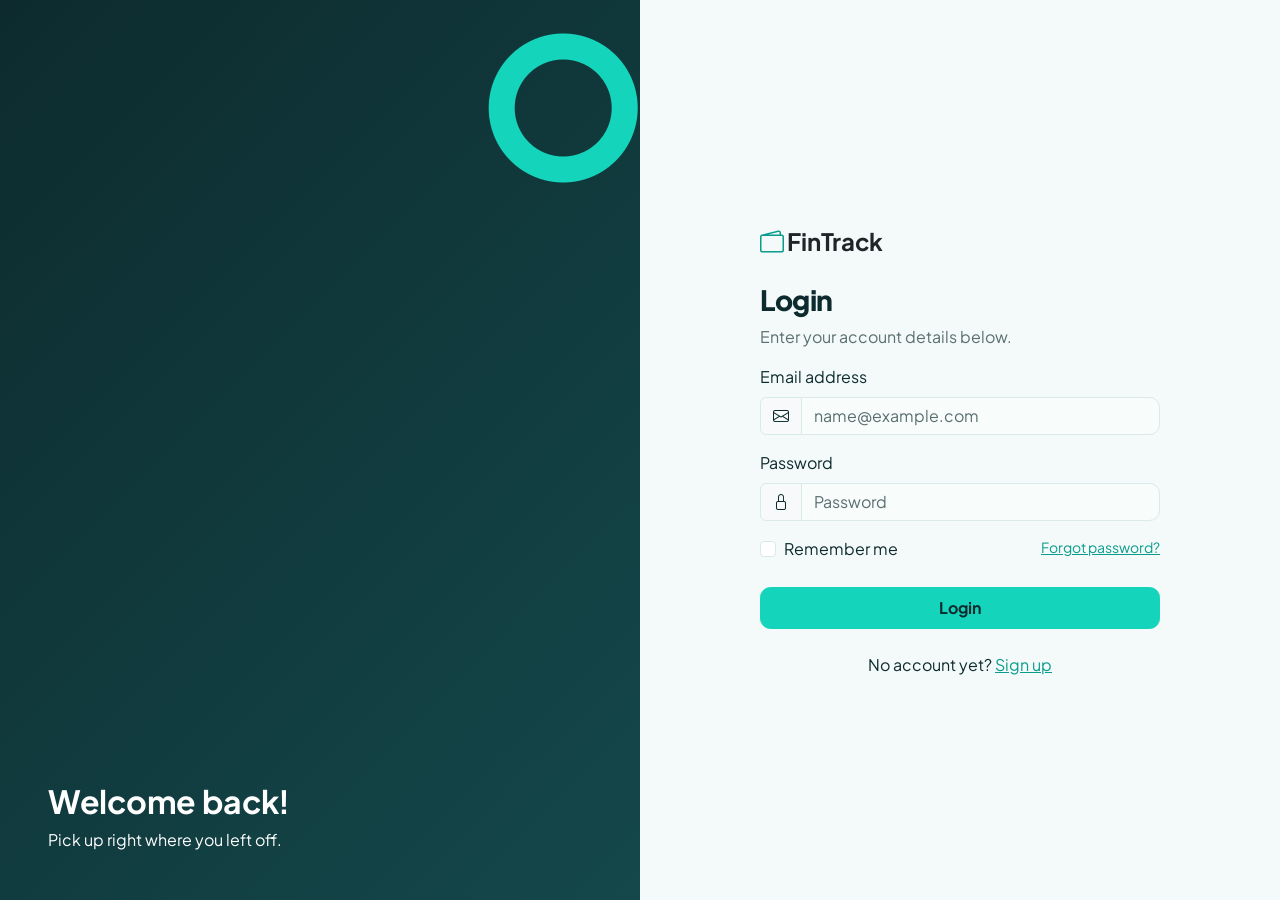
<file: FinTrack/FinTrack/pages/login.html>
﻿<!DOCTYPE html>
<html lang="en">
<head>
  <meta charset="UTF-8">
  <meta name="viewport" content="width=device-width, initial-scale=1">
  <title>FinTrack | Login</title>
  <link rel="icon" type="image/svg+xml" href="../assets/images/favicon.svg">
  <link href="../assets/css/bootstrap.min.css" rel="stylesheet">
  <link href="../assets/css/bootstrap-icons.min.css" rel="stylesheet">
  <link href="../assets/css/style.css" rel="stylesheet">
</head>
<body>
   <div class="container-fluid">
    <div class="row auth-wrapper">
      <!-- Image side -->
      <div class="col-lg-6 auth-image login d-flex align-items-end p-5">
        <div class="text-white">
          <h2 class="fw-bold">Welcome back!</h2>
          <p class="mb-0">Pick up right where you left off.</p>
        </div>
      </div>

      <!-- Form side -->
      <div class="col-lg-6 d-flex align-items-center justify-content-center py-5">
        <div class="w-100" style="max-width: 400px;">
          <a href="../index.html" class="navbar-brand fw-bold fs-4 text-decoration-none text-dark d-block mb-4"><i class="bi bi-wallet2 text-brand"></i> FinTrack</a>
          <h3 class="fw-bold">Login</h3>
          <p class="text-muted">Enter your account details below.</p>

          <form>
            <div class="mb-3">
              <label for="email" class="form-label">Email address</label>
              <div class="input-group">
                <span class="input-group-text"><i class="bi bi-envelope"></i></span>
                <input type="email" class="form-control" id="email" placeholder="name@example.com">
              </div>
            </div>
            <div class="mb-3">
              <label for="password" class="form-label">Password</label>
              <div class="input-group">
                <span class="input-group-text"><i class="bi bi-lock"></i></span>
                <input type="password" class="form-control" id="password" placeholder="Password">
              </div>
            </div>
            <div class="d-flex justify-content-between mb-4">
              <div class="form-check">
                <input class="form-check-input" type="checkbox" id="remember">
                <label class="form-check-label" for="remember">Remember me</label>
              </div>
              <a href="#" class="small">Forgot password?</a>
            </div>
            <a href="dashboard.html" class="btn btn-brand w-100 py-2">Login</a>
          </form>

          <p class="text-center mt-4 mb-0">No account yet? <a href="signup.html">Sign up</a></p>
        </div>
      </div>
    </div>
  </div>
  <script src="../assets/js/bootstrap.bundle.min.js"></script>
</body>
</html>
</file>
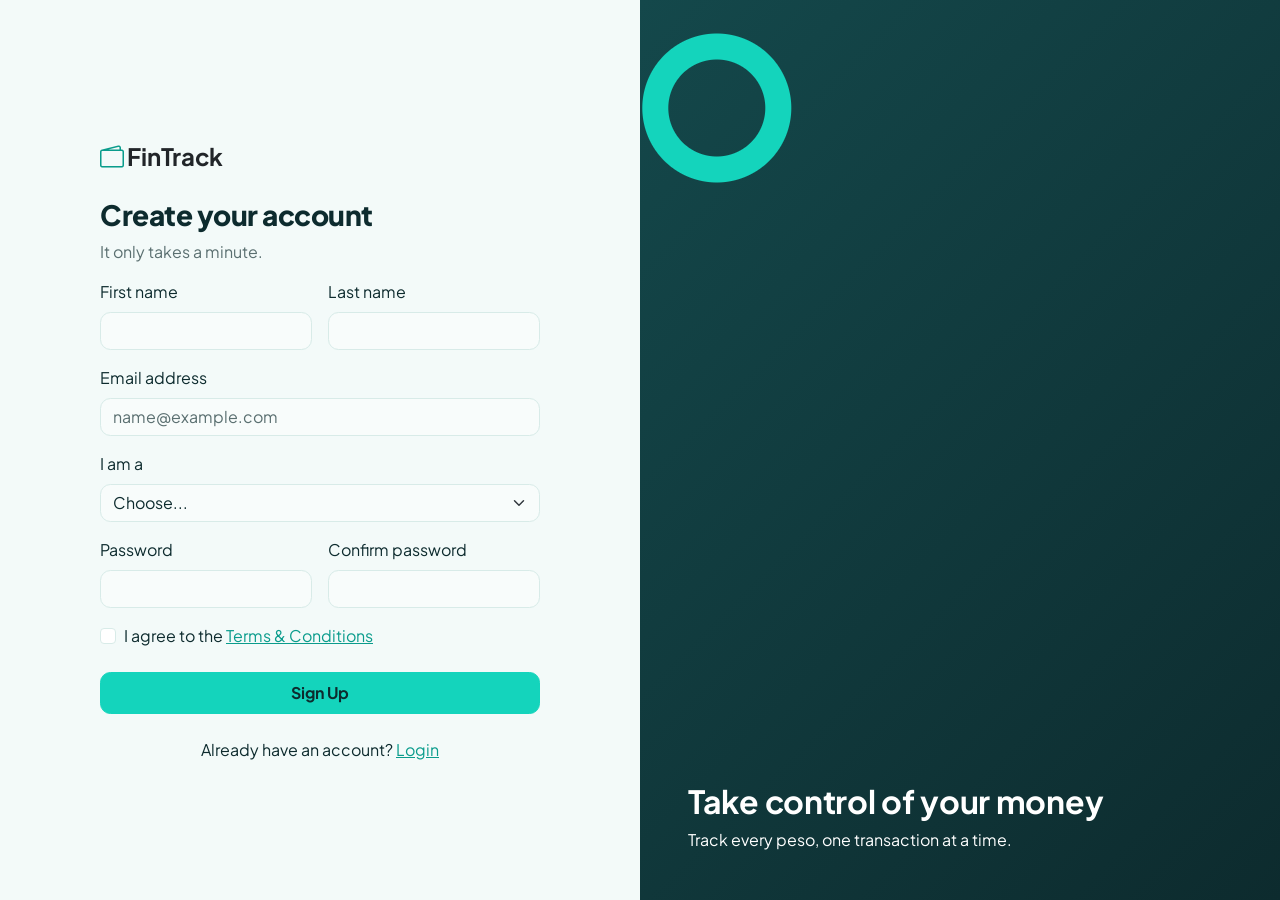
<file: FinTrack/FinTrack/pages/signup.html>
﻿<!DOCTYPE html>
<html lang="en">
<head>
  <meta charset="UTF-8">
  <meta name="viewport" content="width=device-width, initial-scale=1">
  <title>FinTrack | Sign Up</title>
  <link rel="icon" type="image/svg+xml" href="../assets/images/favicon.svg">
  <link href="../assets/css/bootstrap.min.css" rel="stylesheet">
  <link href="../assets/css/bootstrap-icons.min.css" rel="stylesheet">
  <link href="../assets/css/style.css" rel="stylesheet">
</head>
<body>
  <div class="container-fluid">
    <div class="row auth-wrapper">
      <!-- Form side -->
      <div class="col-lg-6 d-flex align-items-center justify-content-center py-5 order-2 order-lg-1">
        <div class="w-100" style="max-width: 440px;">
          <a href="../index.html" class="navbar-brand fw-bold fs-4 text-decoration-none text-dark d-block mb-4"><i class="bi bi-wallet2 text-brand"></i> FinTrack</a>
          <h3 class="fw-bold">Create your account</h3>
          <p class="text-muted">It only takes a minute.</p>

          <form>
            <div class="row g-3 mb-3">
              <div class="col-sm-6">
                <label for="first" class="form-label">First name</label>
                <input type="text" class="form-control" id="first">
              </div>
              <div class="col-sm-6">
                <label for="last" class="form-label">Last name</label>
                <input type="text" class="form-control" id="last">
              </div>
            </div>
            <div class="mb-3">
              <label for="email" class="form-label">Email address</label>
              <input type="email" class="form-control" id="email" placeholder="name@example.com">
            </div>
            <div class="mb-3">
              <label for="role" class="form-label">I am a</label>
              <select class="form-select" id="role">
                <option selected>Choose...</option>
                <option>Student</option>
                <option>Employee</option>
                <option>Other</option>
              </select>
            </div>
            <div class="row g-3 mb-3">
              <div class="col-sm-6">
                <label for="password" class="form-label">Password</label>
                <input type="password" class="form-control" id="password">
              </div>
              <div class="col-sm-6">
                <label for="confirm" class="form-label">Confirm password</label>
                <input type="password" class="form-control" id="confirm">
              </div>
            </div>
            <div class="form-check mb-4">
              <input class="form-check-input" type="checkbox" id="terms">
              <label class="form-check-label" for="terms">I agree to the <a href="#">Terms &amp; Conditions</a></label>
            </div>
            <a href="login.html" class="btn btn-brand w-100 py-2">Sign Up</a>
          </form>

           <p class="text-center mt-4 mb-0">Already have an account? <a href="login.html">Login</a></p>
        </div>
      </div>

      <!-- Image side -->
      <div class="col-lg-6 auth-image signup d-flex align-items-end p-5 order-1 order-lg-2">
        <div class="text-white">
          <h2 class="fw-bold">Take control of your money</h2>
          <p class="mb-0">Track every peso, one transaction at a time.</p>
        </div>
      </div>
    </div>
  </div>
  <script src="../assets/js/bootstrap.bundle.min.js"></script>
</body>
</html>
</file>
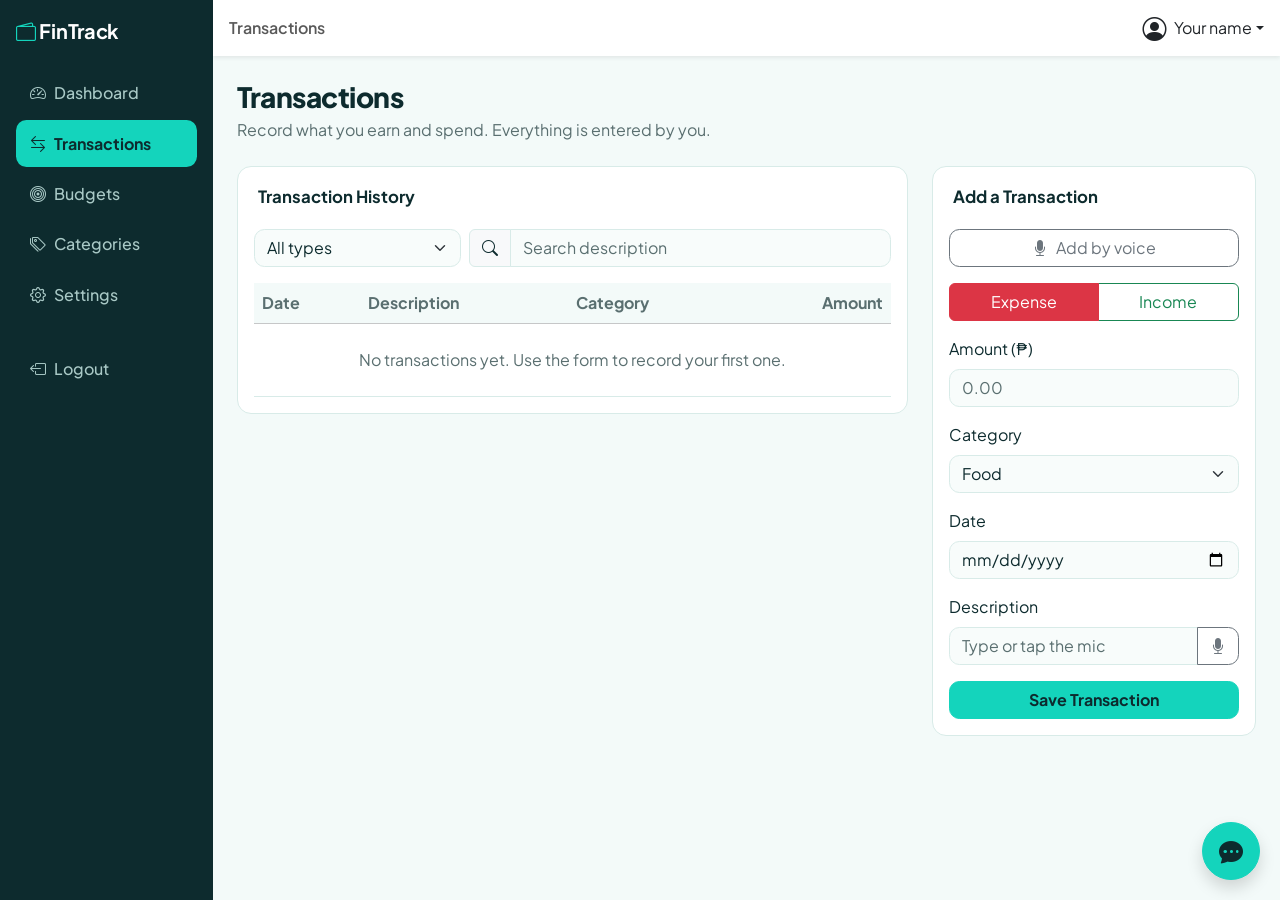
<file: FinTrack/FinTrack/pages/transactions.html>
<!DOCTYPE html>
<html lang="en">
<head>
  <meta charset="UTF-8">
  <meta name="viewport" content="width=device-width, initial-scale=1">
  <title>FinTrack | Transactions</title>
  <link rel="icon" type="image/svg+xml" href="../assets/images/favicon.svg">
  <link href="../assets/css/bootstrap.min.css" rel="stylesheet">
  <link href="../assets/css/bootstrap-icons.min.css" rel="stylesheet">
  <link href="../assets/css/style.css" rel="stylesheet">
</head>
<body>
  <div class="container-fluid">
    <div class="row">

      <!-- Sidebar (desktop) -->
      <aside class="col-lg-2 d-none d-lg-block sidebar p-3">
        <a href="../index.html" class="text-white text-decoration-none fw-bold fs-5 d-block mb-4"><i class="bi bi-wallet2"></i> FinTrack</a>
        <ul class="nav nav-pills flex-column gap-1">
          <li class="nav-item"><a href="dashboard.html" class="nav-link"><i class="bi bi-speedometer2 me-2"></i>Dashboard</a></li>
          <li class="nav-item"><a href="transactions.html" class="nav-link active"><i class="bi bi-arrow-left-right me-2"></i>Transactions</a></li>
          <li class="nav-item"><a href="budgets.html" class="nav-link"><i class="bi bi-bullseye me-2"></i>Budgets</a></li>
          <li class="nav-item"><a href="categories.html" class="nav-link"><i class="bi bi-tags me-2"></i>Categories</a></li>
          <li class="nav-item"><a href="#" class="nav-link"><i class="bi bi-gear me-2"></i>Settings</a></li>
          <li class="nav-item mt-4"><a href="../index.html" class="nav-link"><i class="bi bi-box-arrow-left me-2"></i>Logout</a></li>
        </ul>
      </aside>

      <!-- Main -->
      <main class="col-lg-10 p-0">
        <!-- Top bar -->
        <nav class="navbar bg-white shadow-sm px-3">
          <button class="btn btn-outline-secondary d-lg-none" type="button" data-bs-toggle="offcanvas" data-bs-target="#mobileMenu" aria-label="Open menu"><i class="bi bi-list"></i></button>
          <span class="navbar-text fw-semibold d-none d-sm-inline">Transactions</span>
          <div class="dropdown ms-auto">
            <a href="#" class="d-flex align-items-center text-decoration-none text-dark dropdown-toggle" data-bs-toggle="dropdown" aria-expanded="false">
              <i class="bi bi-person-circle fs-4 me-2"></i>
              <span>Your name</span>
            </a>
            <ul class="dropdown-menu dropdown-menu-end">
              <li><a class="dropdown-item" href="#">Profile</a></li>
              <li><a class="dropdown-item" href="#">Settings</a></li>
              <li><hr class="dropdown-divider"></li>
              <li><a class="dropdown-item" href="../index.html">Logout</a></li>
            </ul>
          </div>
        </nav>

        <div class="p-4">
          <h3 class="fw-bold mb-1">Transactions</h3>
          <p class="text-muted mb-4">Record what you earn and spend. Everything is entered by you.</p>
          <div class="row g-4">

            <!-- History -->
            <div class="col-xl-8">
              <div class="card border-0 shadow-sm">
                <div class="card-header bg-white fw-semibold">Transaction History</div>
                <div class="card-body">
                  <div class="row g-2 mb-3">
                    <div class="col-md-4"><select class="form-select" aria-label="Filter by type"><option>All types</option><option>Income</option><option>Expense</option></select></div>
                    <div class="col-md-8"><div class="input-group"><span class="input-group-text"><i class="bi bi-search"></i></span><input type="search" class="form-control" placeholder="Search description" aria-label="Search"></div></div>
                  </div>
                  <div class="table-responsive">
                    <table class="table table-hover align-middle mb-0">
                      <thead class="table-light"><tr><th>Date</th><th>Description</th><th>Category</th><th class="text-end">Amount</th></tr></thead>
                      <tbody><tr><td colspan="4" class="text-center text-muted py-4">No transactions yet. Use the form to record your first one.</td></tr></tbody>
                    </table>
                  </div>
                </div>
              </div>
            </div>

            <!-- Add a transaction -->
            <div class="col-xl-4">
              <div class="card border-0 shadow-sm">
                <div class="card-header bg-white fw-semibold">Add a Transaction</div>
                <div class="card-body">
                  <form>
                    <!-- NEW: voice button -->
                    <button type="button" class="btn btn-outline-secondary w-100 mb-3" data-bs-toggle="modal" data-bs-target="#voiceModal"><i class="bi bi-mic-fill me-2"></i>Add by voice</button>

                    <div class="btn-group w-100 mb-3" role="group" aria-label="Transaction type">
                      <input type="radio" class="btn-check" name="type" id="exp" checked><label class="btn btn-outline-danger" for="exp">Expense</label>
                      <input type="radio" class="btn-check" name="type" id="inc"><label class="btn btn-outline-success" for="inc">Income</label>
                    </div>
                    <div class="mb-3"><label for="amt" class="form-label">Amount (₱)</label><input type="number" class="form-control" id="amt" placeholder="0.00"></div>
                    <div class="mb-3"><label for="cat" class="form-label">Category</label><select class="form-select" id="cat"><option>Food</option><option>Transport</option><option>School</option><option>Leisure</option><option>Salary</option><option>Allowance</option></select></div>
                    <div class="mb-3"><label for="date" class="form-label">Date</label><input type="date" class="form-control" id="date"></div>

                    <!-- NEW: description with mic button -->
                    <div class="mb-3">
                      <label for="desc" class="form-label">Description</label>
                      <div class="input-group">
                        <input type="text" class="form-control" id="desc" placeholder="Type or tap the mic">
                        <button class="btn btn-outline-secondary" type="button" data-bs-toggle="modal" data-bs-target="#voiceModal" aria-label="Add by voice"><i class="bi bi-mic-fill"></i></button>
                      </div>
                    </div>

                    <button type="button" class="btn btn-brand w-100">Save Transaction</button>
                  </form>
                </div>
              </div>
            </div>

          </div>
        </div>
      </main>
    </div>
  </div>

  <!-- Mobile sidebar -->
  <div class="offcanvas offcanvas-start text-bg-dark" tabindex="-1" id="mobileMenu" aria-labelledby="mobileMenuLabel">
    <div class="offcanvas-header">
      <h5 class="offcanvas-title" id="mobileMenuLabel"><i class="bi bi-wallet2"></i> FinTrack</h5>
      <button type="button" class="btn-close btn-close-white" data-bs-dismiss="offcanvas" aria-label="Close"></button>
    </div>
    <div class="offcanvas-body">
      <ul class="nav flex-column">
        <li class="nav-item"><a href="dashboard.html" class="nav-link text-white">Dashboard</a></li>
        <li class="nav-item"><a href="transactions.html" class="nav-link text-white">Transactions</a></li>
        <li class="nav-item"><a href="budgets.html" class="nav-link text-white">Budgets</a></li>
        <li class="nav-item"><a href="categories.html" class="nav-link text-white">Categories</a></li>
        <li class="nav-item"><a href="#" class="nav-link text-white">Settings</a></li>
        <li class="nav-item"><a href="../index.html" class="nav-link text-white">Logout</a></li>
      </ul>
    </div>
  </div>

  <!-- NEW: Voice input modal -->
  <div class="modal fade" id="voiceModal" tabindex="-1" aria-labelledby="voiceLabel" aria-hidden="true">
    <div class="modal-dialog modal-dialog-centered">
      <div class="modal-content">
        <div class="modal-header">
          <h5 class="modal-title" id="voiceLabel">Add by voice</h5>
          <button type="button" class="btn-close" data-bs-dismiss="modal" aria-label="Close"></button>
        </div>
        <div class="modal-body text-center py-4">
          <div class="mic-circle mb-4"><i class="bi bi-mic-fill"></i></div>
          <h6 class="fw-bold">Listening…</h6>
          <p class="text-muted small">Say what you spent or earned, then pick a category.</p>
          <div class="voice-box">Your words will appear here</div>
        </div>
        <div class="modal-footer">
          <button type="button" class="btn btn-outline-secondary" data-bs-dismiss="modal">Cancel</button>
          <button type="button" class="btn btn-brand">Use this text</button>
        </div>
      </div>
    </div>
  </div>

  <!-- NEW: Chatbot button -->
  <button class="chat-fab btn btn-brand rounded-circle shadow" type="button" data-bs-toggle="offcanvas" data-bs-target="#chatbot" aria-controls="chatbot" aria-label="Open FinBot assistant">
    <i class="bi bi-chat-dots-fill fs-4"></i>
  </button>

  <!-- NEW: Chatbot panel -->
  <div class="offcanvas offcanvas-end chat-panel" tabindex="-1" id="chatbot" aria-labelledby="chatbotLabel">
    <div class="offcanvas-header text-bg-dark">
      <div class="d-flex align-items-center gap-2">
        <span class="bot-avatar"><i class="bi bi-robot"></i></span>
        <div>
          <h5 class="offcanvas-title mb-0" id="chatbotLabel">FinBot</h5>
          <small class="opacity-75">Your finance assistant</small>
        </div>
      </div>
      <button type="button" class="btn-close btn-close-white" data-bs-dismiss="offcanvas" aria-label="Close"></button>
    </div>

    <div class="offcanvas-body chat-body">
      <div class="bubble bubble-bot">Hi! I’m FinBot. I can help you add transactions, check your budgets, and understand your spending.</div>
      <div class="bubble bubble-bot">What would you like to do?</div>
      <div class="d-flex flex-wrap gap-2">
        <button type="button" class="btn btn-sm btn-outline-secondary rounded-pill">Add an expense</button>
        <button type="button" class="btn btn-sm btn-outline-secondary rounded-pill">How much did I spend this month?</button>
        <button type="button" class="btn btn-sm btn-outline-secondary rounded-pill">Am I over budget?</button>
        <button type="button" class="btn btn-sm btn-outline-secondary rounded-pill">Saving tips</button>
      </div>
    </div>

    <div class="p-3 border-top bg-white">
      <div class="input-group">
        <button class="btn btn-outline-secondary" type="button" aria-label="Speak your message"><i class="bi bi-mic-fill"></i></button>
        <input type="text" class="form-control" placeholder="Type a message…" aria-label="Message">
        <button class="btn btn-brand" type="button" aria-label="Send"><i class="bi bi-send-fill"></i></button>
      </div>
    </div>
  </div>

  <script src="../assets/js/bootstrap.bundle.min.js"></script>
</body>
</html>
</file>
<file: FinTrack/FinTrack/assets/css/style.css>
/* FinTrack styles on top of Bootstrap
   Palette: aqua-mint, deep teal ink, light mint, white */
@import url("https://fonts.googleapis.com/css2?family=Plus+Jakarta+Sans:wght@400;500;600;700;800&display=swap");

:root {
  --ink: #0D2B2E;           /* deep teal-black: sidebar, hero, headings */
  --ink-soft: #A9C9C6;      /* sidebar link text */
  --brand: #14D4BC;         /* aqua-mint: buttons and highlights */
  --brand-dark: #0FB9A3;    /* aqua-mint, darker on hover */
  --brand-ink: #0A9C8C;     /* teal for small text and icons on white */
  --page: #F3FAF9;          /* page background (very light mint) */
  --line: #D8EBE8;          /* card borders */
  --muted: #5A6F70;

  --bs-body-font-family: "Plus Jakarta Sans", system-ui, -apple-system, "Segoe UI", sans-serif;
  --bs-body-color: #0D2B2E;
  --bs-secondary-color: #5A6F70;
  --bs-primary: #0D2B2E;
  --bs-primary-rgb: 13, 43, 46;
  --bs-link-color-rgb: 10, 156, 140;
  --bs-link-hover-color-rgb: 13, 43, 46;
  --bs-border-color: #D8EBE8;
}

body { background-color: var(--page); }
h1, h2, h3, h4, h5, .fw-bold { letter-spacing: -.3px; }
h3.fw-bold { font-weight: 800 !important; letter-spacing: -.5px; }
.text-muted { color: var(--muted) !important; }

/* Buttons and brand helpers */
.btn-brand { background: var(--brand); border-color: var(--brand); color: var(--ink); font-weight: 700; border-radius: .65rem; }
.btn-brand:hover { background: var(--brand-dark); border-color: var(--brand-dark); color: var(--ink); }
.text-brand { color: var(--brand-ink); }
.bg-brand { background: var(--brand); }
.btn-outline-secondary { border-radius: .65rem; }

.navbar-brand i { color: var(--brand-ink); }
.navbar .nav-link.active { font-weight: 700; }

/* Light mint sections */
.bg-light { background-color: #E6F6F3 !important; }
.table-light { --bs-table-bg: var(--page); --bs-table-color: var(--muted); }

/* Cards: white, rounded, thin border, no shadow */
.card, .card.border-0 {
  border: 1px solid var(--line) !important;
  border-radius: 14px;
  box-shadow: none !important;
}
.card-header { border-bottom: 0; font-size: 1.05rem; font-weight: 700 !important; padding: 1.1rem 1.25rem .25rem; }
.card-header.bg-white { background: transparent !important; }

/* Progress bars */
.progress { --bs-progress-bg: #E2F1EF; --bs-progress-bar-bg: var(--brand); border-radius: 99px; }

/* Forms */
.form-control, .form-select { border-radius: .65rem; background-color: #f8fcfb; }
.form-control:focus, .form-select:focus {
  border-color: var(--brand);
  box-shadow: 0 0 0 .2rem rgba(20, 212, 188, .25);
}
.form-check-input:checked { background-color: var(--brand-ink); border-color: var(--brand-ink); }

/* Hero (no photo needed) */
.hero {
  min-height: 80vh;
  background: linear-gradient(135deg, #0D2B2E 0%, #14484B 100%);
  color: #fff;
  display: flex;
  align-items: center;
}
.hero .card { color: var(--ink); }

.feature-icon {
  width: 56px; height: 56px;
  display: inline-flex; align-items: center; justify-content: center;
  border-radius: 50%;
  background: rgba(20, 212, 188, .15);
  color: var(--brand-ink);
  font-size: 1.5rem;
}
.step-no {
  flex: none; width: 36px; height: 36px; border-radius: 50%;
  background: var(--brand); color: var(--ink); font-weight: 800;
  display: grid; place-items: center;
}
.card-hover { transition: transform .2s, box-shadow .2s; }
.card-hover:hover { transform: translateY(-6px); box-shadow: 0 .75rem 1.5rem rgba(0, 0, 0, .12) !important; }
.card-img-top { height: 200px; object-fit: cover; }

/* Auth pages: dark teal panel with an aqua ring */
.auth-wrapper { min-height: 100vh; }
.auth-image {
  background-size: cover;
  background-position: center;
  min-height: 250px;
  background-color: var(--ink);
}
.auth-image.login {
  background-image:
    radial-gradient(circle at 88% 12%, transparent 0 48px, #14D4BC 49px 74px, transparent 75px),
    linear-gradient(135deg, #0D2B2E, #14484B);
}
.auth-image.signup {
  background-image:
    radial-gradient(circle at 12% 12%, transparent 0 48px, #14D4BC 49px 74px, transparent 75px),
    linear-gradient(135deg, #14484B, #0D2B2E);
}

/* Dashboard */
.sidebar { min-height: 100vh; background: var(--ink); }
.sidebar > a > i { color: var(--brand); }
.sidebar .nav-link { color: var(--ink-soft); border-radius: .65rem; padding: .7rem .85rem; font-weight: 500; }
.sidebar .nav-link:hover { background: rgba(255, 255, 255, .08); color: #fff; }
.sidebar .nav-link.active { background: var(--brand); color: var(--ink); font-weight: 700; }
.stat-card i { font-size: 2rem; }

/* First stat card (Remaining Balance): dark highlight card with an aqua ring */
.row > div:first-child > .stat-card {
  background: var(--ink);
  color: #fff;
  position: relative;
  overflow: hidden;
  border: 0 !important;
  border-radius: 18px;
}
.row > div:first-child > .stat-card .text-muted { color: var(--ink-soft) !important; }
.row > div:first-child > .stat-card i { color: var(--brand) !important; position: relative; z-index: 1; }
.row > div:first-child > .stat-card::after {
  content: "";
  position: absolute; right: -30px; top: -30px;
  width: 120px; height: 120px;
  border-radius: 50%;
  border: 22px solid var(--brand);
  opacity: .9;
}

/* Footer and dark badges */
footer a { text-decoration: none; }
footer { background: var(--ink); border-top: 0 !important; }
footer.text-muted { color: var(--ink-soft) !important; }
.text-bg-dark { background-color: var(--ink) !important; }

/* Navbar "Login" button stays visible on white */
.navbar .btn-outline-light { color: var(--ink); border-color: var(--ink); }
.navbar .btn-outline-light:hover { background: var(--ink); color: #fff; }

/* Chatbot */
.chat-fab { position: fixed; right: 20px; bottom: 20px; width: 58px; height: 58px; z-index: 1030; display: grid; place-items: center; padding: 0; }
.chat-panel { --bs-offcanvas-width: 380px; }
.chat-body { display: flex; flex-direction: column; gap: .75rem; background: var(--page); }
.bubble { max-width: 85%; padding: .65rem .9rem; border-radius: 16px; font-size: .92rem; }
.bubble-bot { background: #fff; border: 1px solid var(--line); border-top-left-radius: 4px; align-self: flex-start; }
.bubble-user { background: var(--brand); color: var(--ink); border-top-right-radius: 4px; align-self: flex-end; }
.bot-avatar { width: 38px; height: 38px; border-radius: 50%; background: var(--brand); color: var(--ink); display: grid; place-items: center; font-size: 1.2rem; }

/* Voice input */
.mic-circle { width: 96px; height: 96px; border-radius: 50%; background: var(--brand); color: var(--ink); display: grid; place-items: center; font-size: 2.5rem; margin: 0 auto; position: relative; }
.mic-circle::before, .mic-circle::after { content: ""; position: absolute; inset: 0; border-radius: 50%; border: 2px solid var(--brand); animation: mic-pulse 1.8s ease-out infinite; }
.mic-circle::after { animation-delay: .9s; }
@keyframes mic-pulse { from { transform: scale(1); opacity: .8; } to { transform: scale(1.8); opacity: 0; } }
.voice-box { background: var(--page); border: 1px dashed var(--line); border-radius: 12px; padding: 1rem; color: var(--muted); }
@media (prefers-reduced-motion: reduce) { .mic-circle::before, .mic-circle::after { animation: none; } }
</file>
